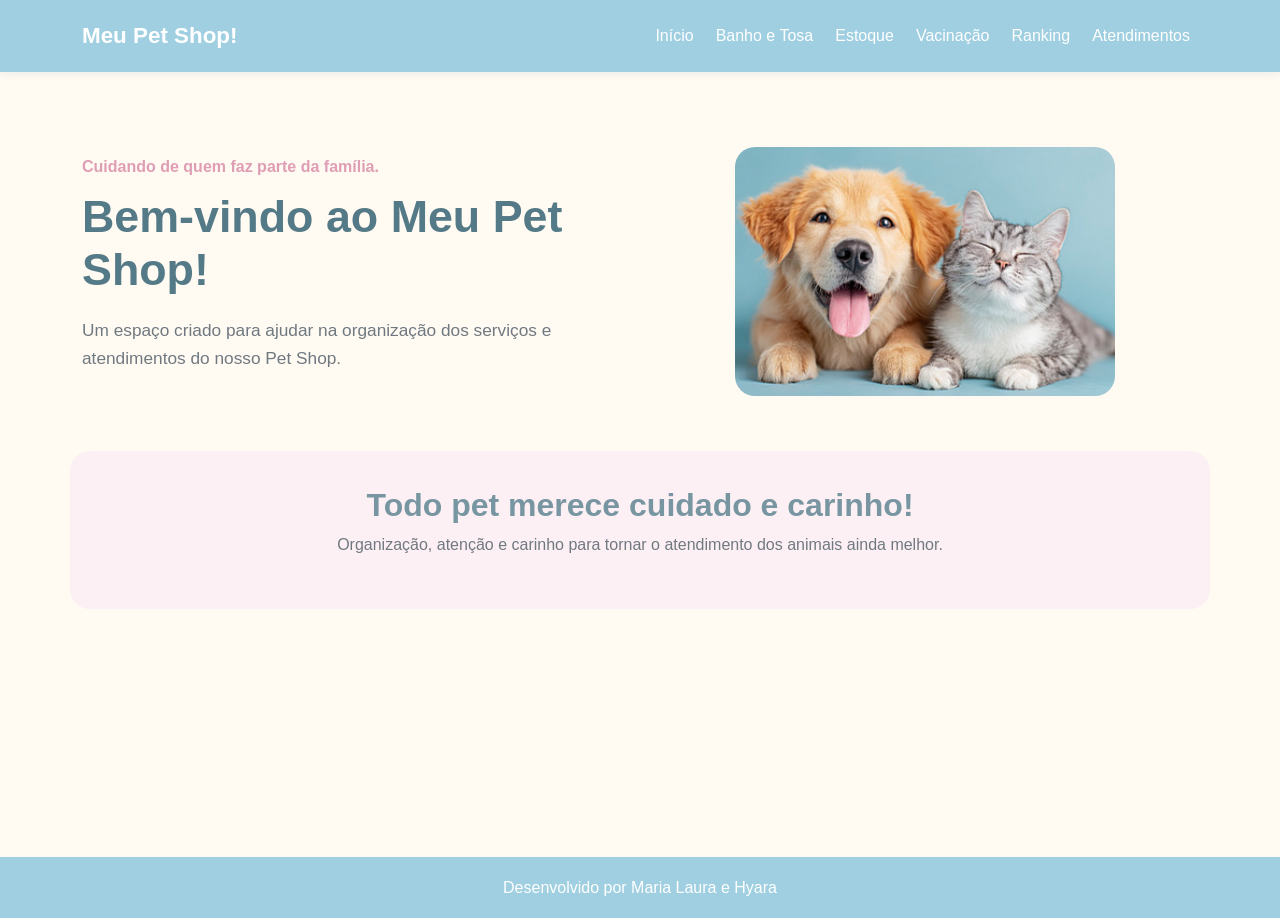
<file: index.html>
<!DOCTYPE html>
<html lang="pt-br">

<head>
    <meta charset="UTF-8">
    <meta name="viewport" content="width=device-width, initial-scale=1.0">
    <title>Meu Pet Shop</title>
    <link href="https://cdn.jsdelivr.net/npm/bootstrap@5.3.8/dist/css/bootstrap.min.css" rel="stylesheet">
    <link rel="stylesheet" href="css/style.css">
</head>

<body>

    <nav class="navbar navbar-expand-lg navbar-dark">

        <div class="container">

            <a class="navbar-brand" href="index.html">
                Meu Pet Shop!
            </a>

            <button class="navbar-toggler" type="button" data-bs-toggle="collapse" data-bs-target="#menu">

                <span class="navbar-toggler-icon"></span>

            </button>

            <div class="collapse navbar-collapse" id="menu">

                <ul class="navbar-nav ms-auto">

                    <li class="nav-item">
                        <a class="nav-link" href="index.html">Início</a>
                    </li>

                    <li class="nav-item">
                        <a class="nav-link" href="banhoetosa.html">Banho e Tosa</a>
                    </li>

                    <li class="nav-item">
                        <a class="nav-link" href="estoque.html">Estoque</a>
                    </li>

                    <li class="nav-item">
                        <a class="nav-link" href="vacinacao.html">Vacinação</a>
                    </li>

                    <li class="nav-item">
                        <a class="nav-link" href="ranking.html">Ranking</a>
                    </li>

                    <li class="nav-item">
                        <a class="nav-link" href="atendimentos.html">Atendimentos</a>
                    </li>

                </ul>

            </div>

        </div>

    </nav>

    <main>

        <section class="boas-vindas container">

            <div class="row align-items-center g-4">

                <div class="col-md-6 text-center text-md-start">

                    <p class="subtitulo">
                        Cuidando de quem faz parte da família.
                    </p>

                    <h1>
                        Bem-vindo ao Meu Pet Shop!
                    </h1>

                    <p class="descricao">
                        Um espaço criado para ajudar na organização
                        dos serviços e atendimentos do nosso Pet Shop.
                    </p>

                </div>


                <div class="col-md-6 text-center">

                    <img src="img/imagemfofa.png" alt="" class="imagem-pets">

                </div>

            </div>

        </section>

        <section class="mensagem container text-center">

            <h2>
                Todo pet merece cuidado e carinho!
            </h2>

            <p>
                Organização, atenção e carinho para tornar
                o atendimento dos animais ainda melhor.
            </p>

        </section>

    </main>

    <footer>

        <p>Desenvolvido por Maria Laura e Hyara</p>

    </footer>

    <script src="https://cdn.jsdelivr.net/npm/bootstrap@5.3.8/dist/js/bootstrap.bundle.min.js"></script>

</body>

</html>
</file>
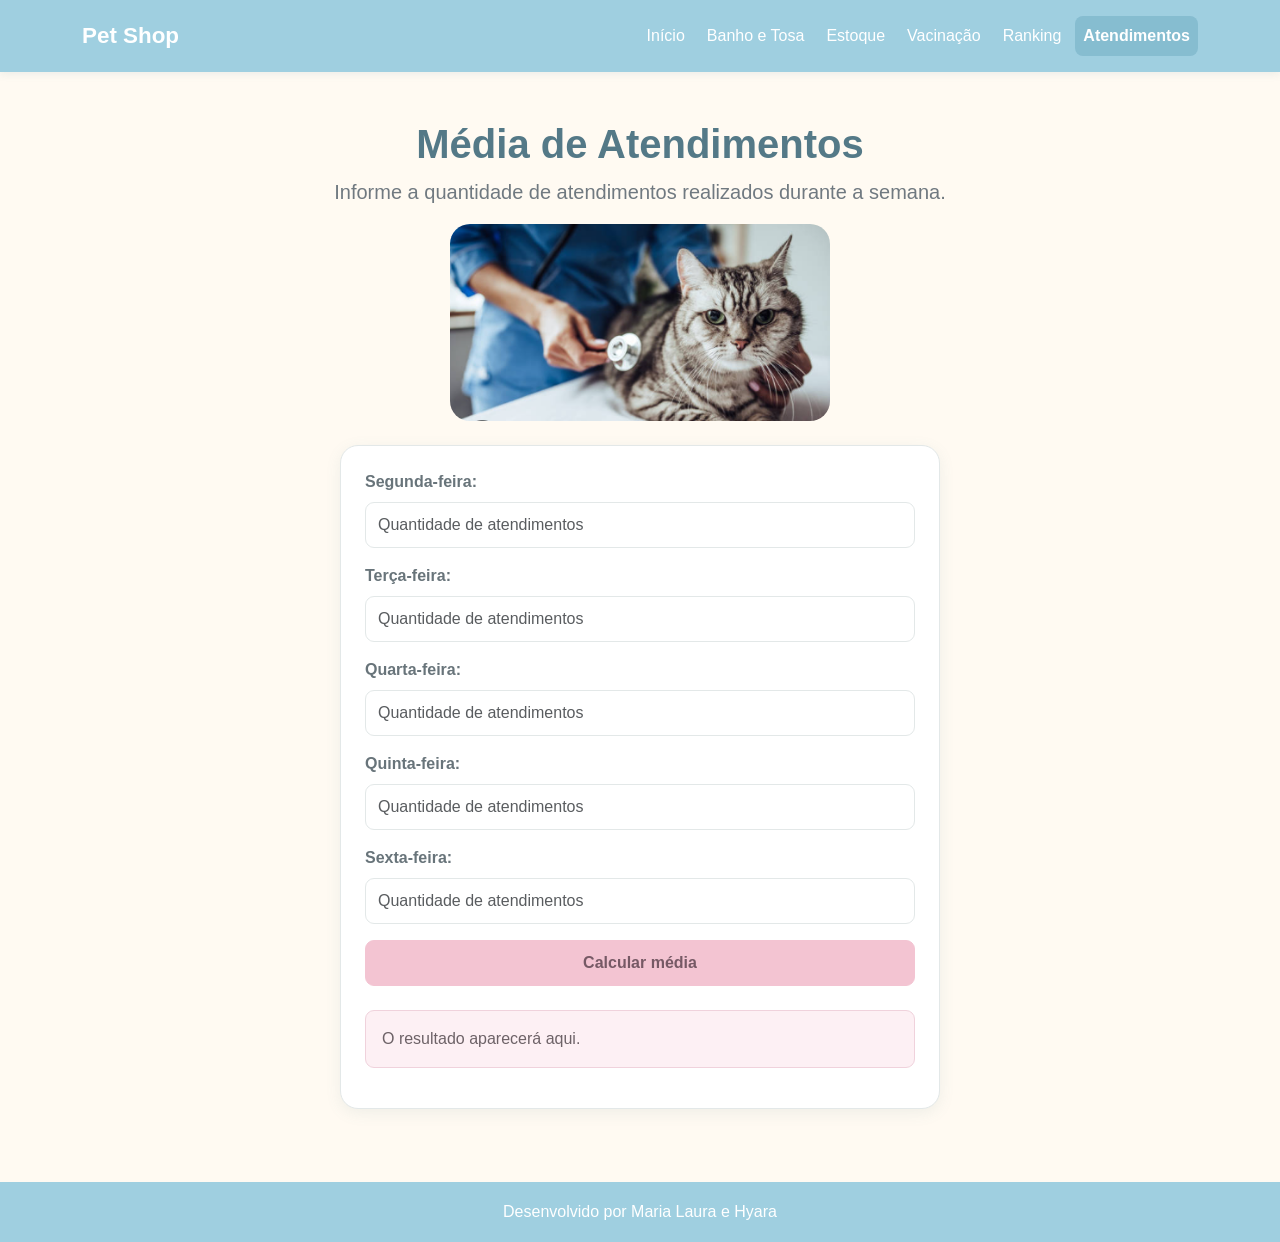
<file: atendimentos.html>
<!DOCTYPE html>
<html lang="pt-br">

<head>
    <meta charset="UTF-8">
    <meta name="viewport" content="width=device-width, initial-scale=1.0">
    <title>Média de Atendimentos - Pet Shop</title>
    <link href="https://cdn.jsdelivr.net/npm/bootstrap@5.3.8/dist/css/bootstrap.min.css" 
    rel="stylesheet">
    <link rel="stylesheet" href="css/style.css">
</head>
<body>

    <nav class="navbar navbar-expand-lg navbar-dark">
        <div class="container">

            <a class="navbar-brand" href="index.html">
                Pet Shop
            </a>

            <button class="navbar-toggler" type="button"
                data-bs-toggle="collapse" data-bs-target="#menu">

                <span class="navbar-toggler-icon"></span>

            </button>

            <div class="collapse navbar-collapse" id="menu">

                <ul class="navbar-nav ms-auto">

                    <li class="nav-item">
                        <a class="nav-link" href="index.html">Início</a>
                    </li>

                    <li class="nav-item">
                        <a class="nav-link" href="banhoetosa.html">
                            Banho e Tosa
                        </a>
                    </li>

                    <li class="nav-item">
                        <a class="nav-link" href="estoque.html">
                            Estoque
                        </a>
                    </li>

                    <li class="nav-item">
                        <a class="nav-link" href="vacinacao.html">
                            Vacinação
                        </a>
                    </li>

                    <li class="nav-item">
                        <a class="nav-link" href="ranking.html">
                            Ranking
                        </a>
                    </li>

                    <li class="nav-item">
                        <a class="nav-link active" href="atendimentos.html">
                            Atendimentos
                        </a>
                    </li>

                </ul>

            </div>
        </div>
    </nav>

    <main class="container py-5">

        <div class="text-center">

            <h1>Média de Atendimentos</h1>

            <p class="lead">
                Informe a quantidade de atendimentos realizados durante a semana.
            </p>

            <img src="img/sendoatendido.png" alt="" class="imagem-pets">

        </div>


        <div class="card p-4 mx-auto mt-4" style="max-width: 600px;">

            <div class="mb-3">

                <label for="segunda" class="form-label">
                    Segunda-feira:
                </label>

                <input type="number" id="segunda" class="form-control"
                    placeholder="Quantidade de atendimentos">

            </div>

            <div class="mb-3">

                <label for="terca" class="form-label">
                    Terça-feira:
                </label>

                <input type="number" id="terca" class="form-control"
                    placeholder="Quantidade de atendimentos">

            </div>

            <div class="mb-3">

                <label for="quarta" class="form-label">
                    Quarta-feira:
                </label>

                <input type="number" id="quarta" class="form-control"
                    placeholder="Quantidade de atendimentos">

            </div>

            <div class="mb-3">

                <label for="quinta" class="form-label">
                    Quinta-feira:
                </label>

                <input type="number" id="quinta" class="form-control"
                    placeholder="Quantidade de atendimentos">

            </div>

            <div class="mb-3">

                <label for="sexta" class="form-label">
                    Sexta-feira:
                </label>

                <input type="number" id="sexta" class="form-control"
                    placeholder="Quantidade de atendimentos">

            </div>

            <button onclick="calcularMedia()" class="btn btn-primary">
                Calcular média
            </button>

            <div id="resultadoMedia" class="alert alert-info mt-4">
                O resultado aparecerá aqui.
            </div>

        </div>

    </main>

    <footer>Desenvolvido por Maria Laura e Hyara</footer>

    <script src="script.js"></script>

    <script src="https://cdn.jsdelivr.net/npm/bootstrap@5.3.8/dist/js/bootstrap.bundle.min.js"></script>

</body>
</html>
</file>
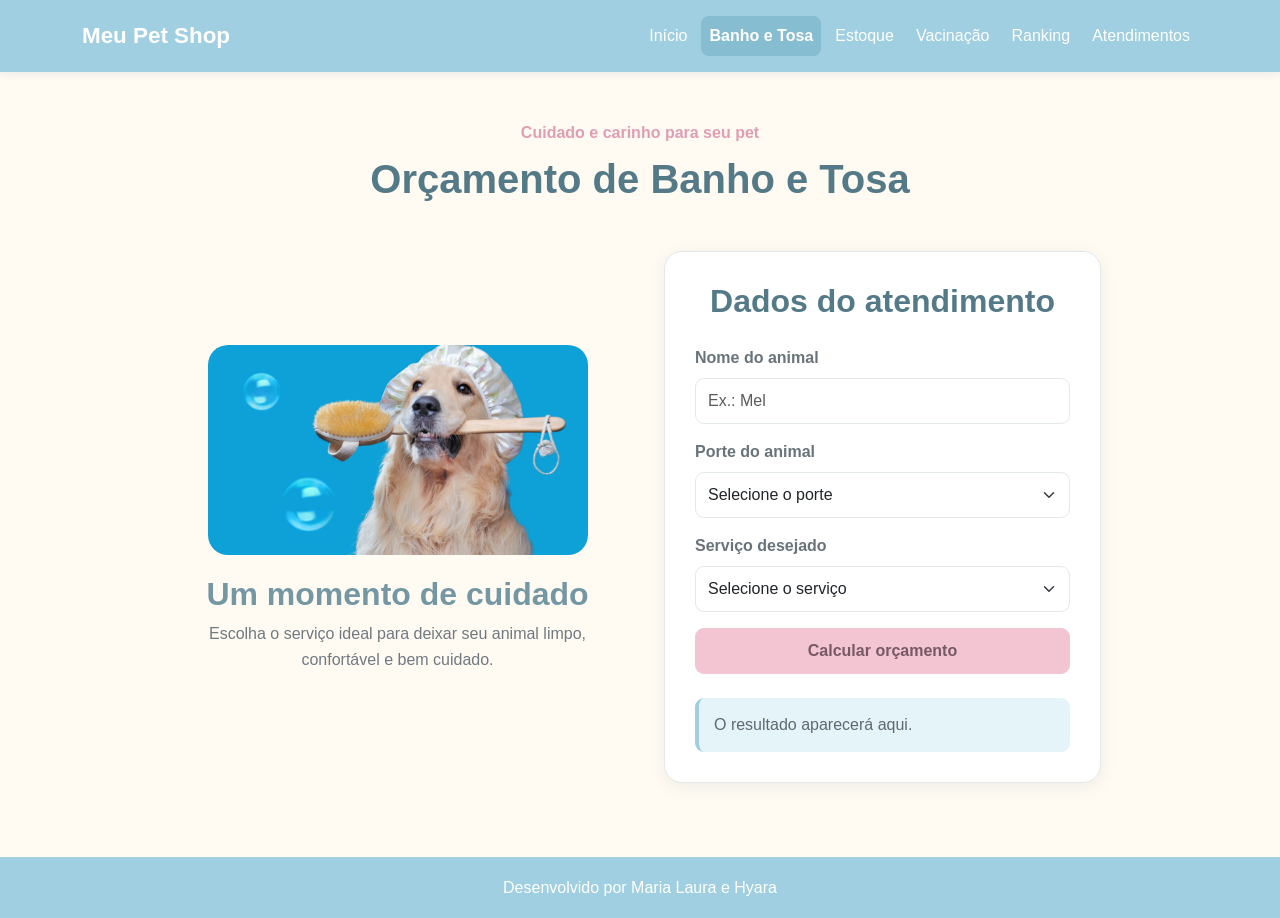
<file: banhoetosa.html>
<!DOCTYPE html>
<html lang="pt-br">

<head>
    <meta charset="UTF-8">
    <meta name="viewport" content="width=device-width, initial-scale=1.0">
    <title>Meu Pet Shop</title>
    <link href="https://cdn.jsdelivr.net/npm/bootstrap@5.3.8/dist/css/bootstrap.min.css" rel="stylesheet">
    <link rel="stylesheet" href="css/style.css">
</head>

<body>

    <nav class="navbar navbar-expand-lg navbar-dark">

        <div class="container">

            <a class="navbar-brand" href="index.html">
                Meu Pet Shop
            </a>

            <button class="navbar-toggler" type="button" data-bs-toggle="collapse" data-bs-target="#menu">

                <span class="navbar-toggler-icon"></span>

            </button>

            <div class="collapse navbar-collapse" id="menu">

                <ul class="navbar-nav ms-auto">

                    <li class="nav-item">
                        <a class="nav-link" href="index.html">Início</a>
                    </li>

                    <li class="nav-item">
                        <a class="nav-link active" href="banhoetosa.html">
                            Banho e Tosa
                        </a>
                    </li>

                    <li class="nav-item">
                        <a class="nav-link" href="estoque.html">Estoque</a>
                    </li>

                    <li class="nav-item">
                        <a class="nav-link" href="vacinacao.html">Vacinação</a>
                    </li>

                    <li class="nav-item">
                        <a class="nav-link" href="ranking.html">Ranking</a>
                    </li>

                    <li class="nav-item">
                        <a class="nav-link" href="atendimentos.html">
                            Atendimentos
                        </a>
                    </li>

                </ul>

            </div>

        </div>

    </nav>

    <main class="container py-5">

        <div class="text-center mb-5">

            <p class="subtitulo">Cuidado e carinho para seu pet</p>

            <h1>Orçamento de Banho e Tosa</h1>

        </div>


        <div class="row align-items-center justify-content-center g-5">

            <div class="col-md-5 text-center">

                <img src="img/imagemdebanho.png" alt="" class="imagem-pets">

                <h2 class="titulo-informacao">
                    Um momento de cuidado
                </h2>

                <p class="texto-informacao">
                    Escolha o serviço ideal para deixar seu
                    animal limpo, confortável e bem cuidado.
                </p>

            </div>

            <div class="col-md-6 col-lg-5">

                <div class="formulario-pet">

                    <h2>Dados do atendimento</h2>

                    <div class="mb-3">

                        <label for="nome" class="form-label">
                            Nome do animal
                        </label>

                        <input type="text" id="nome" class="form-control" placeholder="Ex.: Mel">

                    </div>


                    <div class="mb-3">

                        <label for="porte" class="form-label">
                            Porte do animal
                        </label>

                        <select id="porte" class="form-select">

                            <option value="">
                                Selecione o porte
                            </option>

                            <option value="pequeno">Pequeno</option>

                            <option value="medio">Médio</option>

                            <option value="grande">Grande</option>

                        </select>

                    </div>


                    <div class="mb-3">

                        <label for="servico" class="form-label">
                            Serviço desejado
                        </label>

                        <select id="servico" class="form-select">

                            <option value="">
                                Selecione o serviço
                            </option>

                            <option value="banho">Banho</option>

                            <option value="tosa">Tosa</option>

                            <option value="completo">
                                Banho + Tosa
                            </option>

                        </select>

                    </div>


                    <button onclick="calcularBanhoTosa()" class="btn btn-primary w-100">

                        Calcular orçamento

                    </button>

                    <div id="resultado" class="resultado-pet mt-4">

                        O resultado aparecerá aqui.

                    </div>

                </div>

            </div>

        </div>

    </main>

    <footer>

        <p>Desenvolvido por Maria Laura e Hyara</p>

    </footer>

    <script src="script.js"></script>

    <script src="https://cdn.jsdelivr.net/npm/bootstrap@5.3.8/dist/js/bootstrap.bundle.min.js"></script>

</body>

</html>
</file>
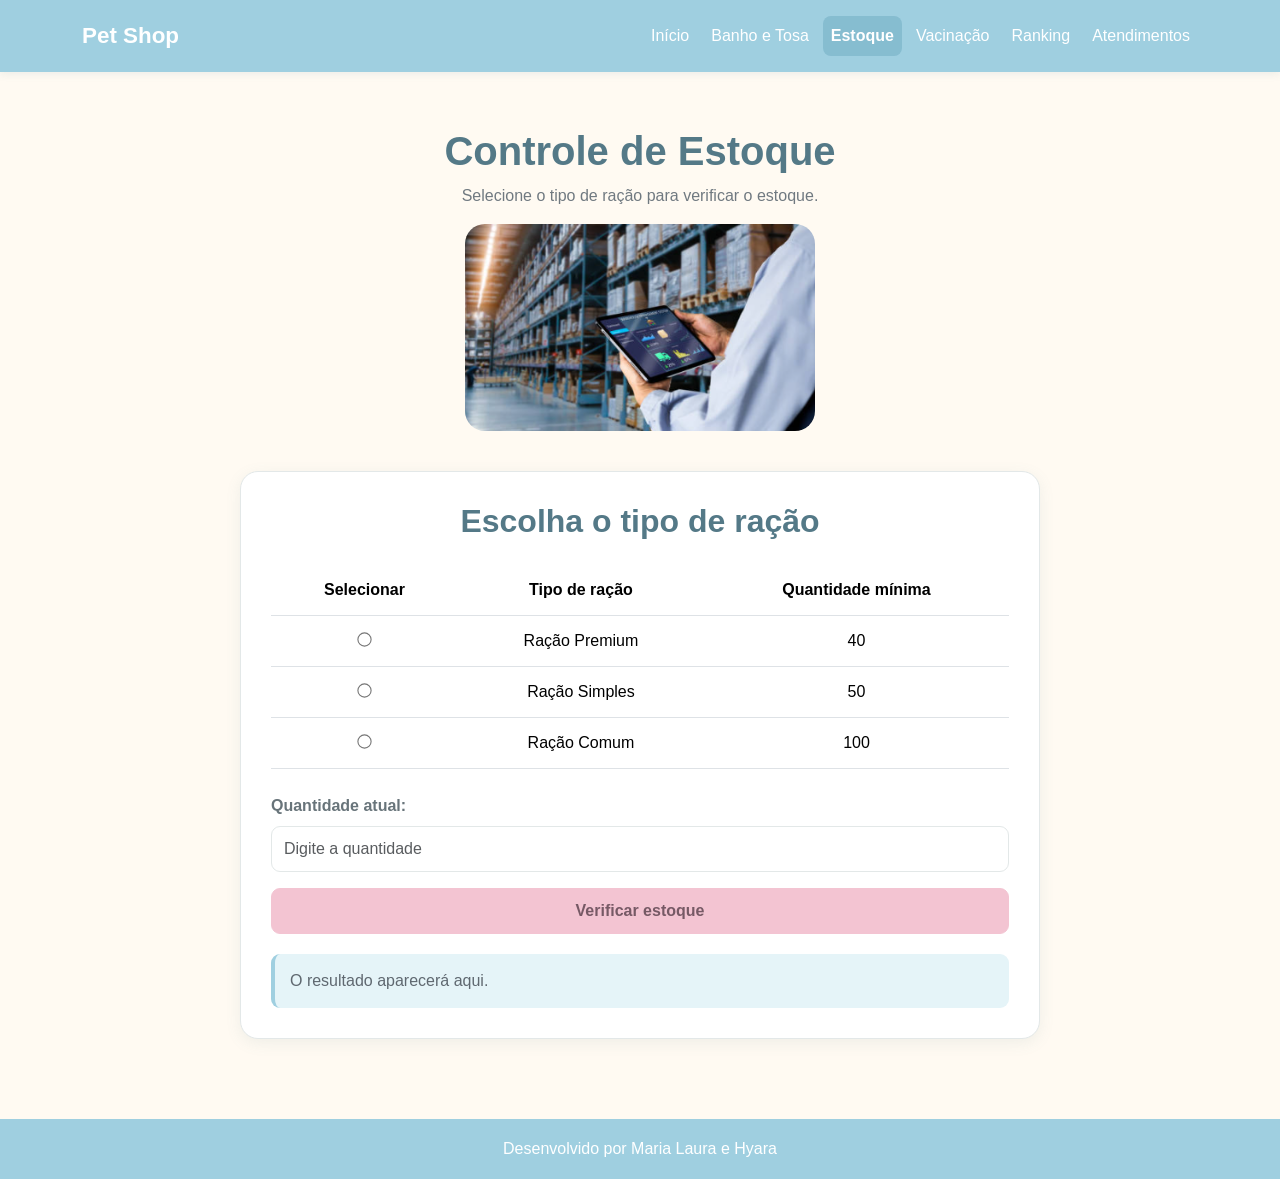
<file: estoque.html>
<!DOCTYPE html>
<html lang="pt-br">

<head>
    <meta charset="UTF-8">
    <meta name="viewport" content="width=device-width, initial-scale=1.0">
    <title>Controle de Estoque - Pet Shop</title>
    <link href="https://cdn.jsdelivr.net/npm/bootstrap@5.3.8/dist/css/bootstrap.min.css" rel="stylesheet">
    <link rel="stylesheet" href="css/style.css">
</head>
<body>

    <nav class="navbar navbar-expand-lg navbar-dark">
        <div class="container">

            <a class="navbar-brand" href="index.html">
                Pet Shop
            </a>

            <button class="navbar-toggler" type="button" data-bs-toggle="collapse" data-bs-target="#menu">

                <span class="navbar-toggler-icon"></span>

            </button>

            <div class="collapse navbar-collapse" id="menu">

                <ul class="navbar-nav ms-auto">

                    <li class="nav-item">
                        <a class="nav-link" href="index.html">Início</a>
                    </li>

                    <li class="nav-item">
                        <a class="nav-link" href="banhoetosa.html">
                            Banho e Tosa
                        </a>
                    </li>

                    <li class="nav-item">
                        <a class="nav-link active" href="estoque.html">
                            Estoque
                        </a>
                    </li>

                    <li class="nav-item">
                        <a class="nav-link" href="vacinacao.html">
                            Vacinação
                        </a>
                    </li>

                    <li class="nav-item">
                        <a class="nav-link" href="ranking.html">
                            Ranking
                        </a>
                    </li>

                    <li class="nav-item">
                        <a class="nav-link" href="atendimentos.html">
                            Atendimentos
                        </a>
                    </li>

                </ul>

            </div>
        </div>
    </nav>

    <main class="estoque-minimalista container">

        <div class="estoque-titulo text-center">

            <h1>Controle de Estoque</h1>

            <p>
                Selecione o tipo de ração para verificar o estoque.
            </p>

            <img src="img/imagemdoestoque.png" alt="" class="imagem-estoque">

        </div>

        <div class="estoque-conteudo">

            <h2>Escolha o tipo de ração</h2>

            <div class="table-responsive">

                <table class="table tabela-racao">

                    <thead>

                        <tr>
                            <th>Selecionar</th>
                            <th>Tipo de ração</th>
                            <th>Quantidade mínima</th>
                        </tr>

                    </thead>
                    <tbody>

                        <tr>
                            <td>
                                <input type="radio" name="produto" value="Ração Premium">
                            </td>

                            <td>Ração Premium</td>

                            <td>40</td>
                        </tr>

                        <tr>
                            <td>
                                <input type="radio" name="produto" value="Ração Simples">
                            </td>

                            <td>Ração Simples</td>

                            <td>50</td>
                        </tr>

                        <tr>
                            <td>
                                <input type="radio" name="produto" value="Ração Comum">
                            </td>

                            <td>Ração Comum</td>

                            <td>100</td>
                        </tr>

                    </tbody>

                </table>

            </div>

            <div class="mb-3">

                <label for="quantidade" class="form-label">
                    Quantidade atual:
                </label>

                <input type="number" id="quantidade" class="form-control" placeholder="Digite a quantidade">

            </div>

            <button onclick="verificarEstoque()" class="btn btn-primary w-100">

                Verificar estoque

            </button>

            <div id="resultadoEstoque" class="resultado-estoque">

                O resultado aparecerá aqui.

            </div>

        </div>

    </main>

    <footer>Desenvolvido por Maria Laura e Hyara</footer>

    <script src="script.js"></script>

    <script src="https://cdn.jsdelivr.net/npm/bootstrap@5.3.8/dist/js/bootstrap.bundle.min.js"></script>

</body>
</html>
</file>
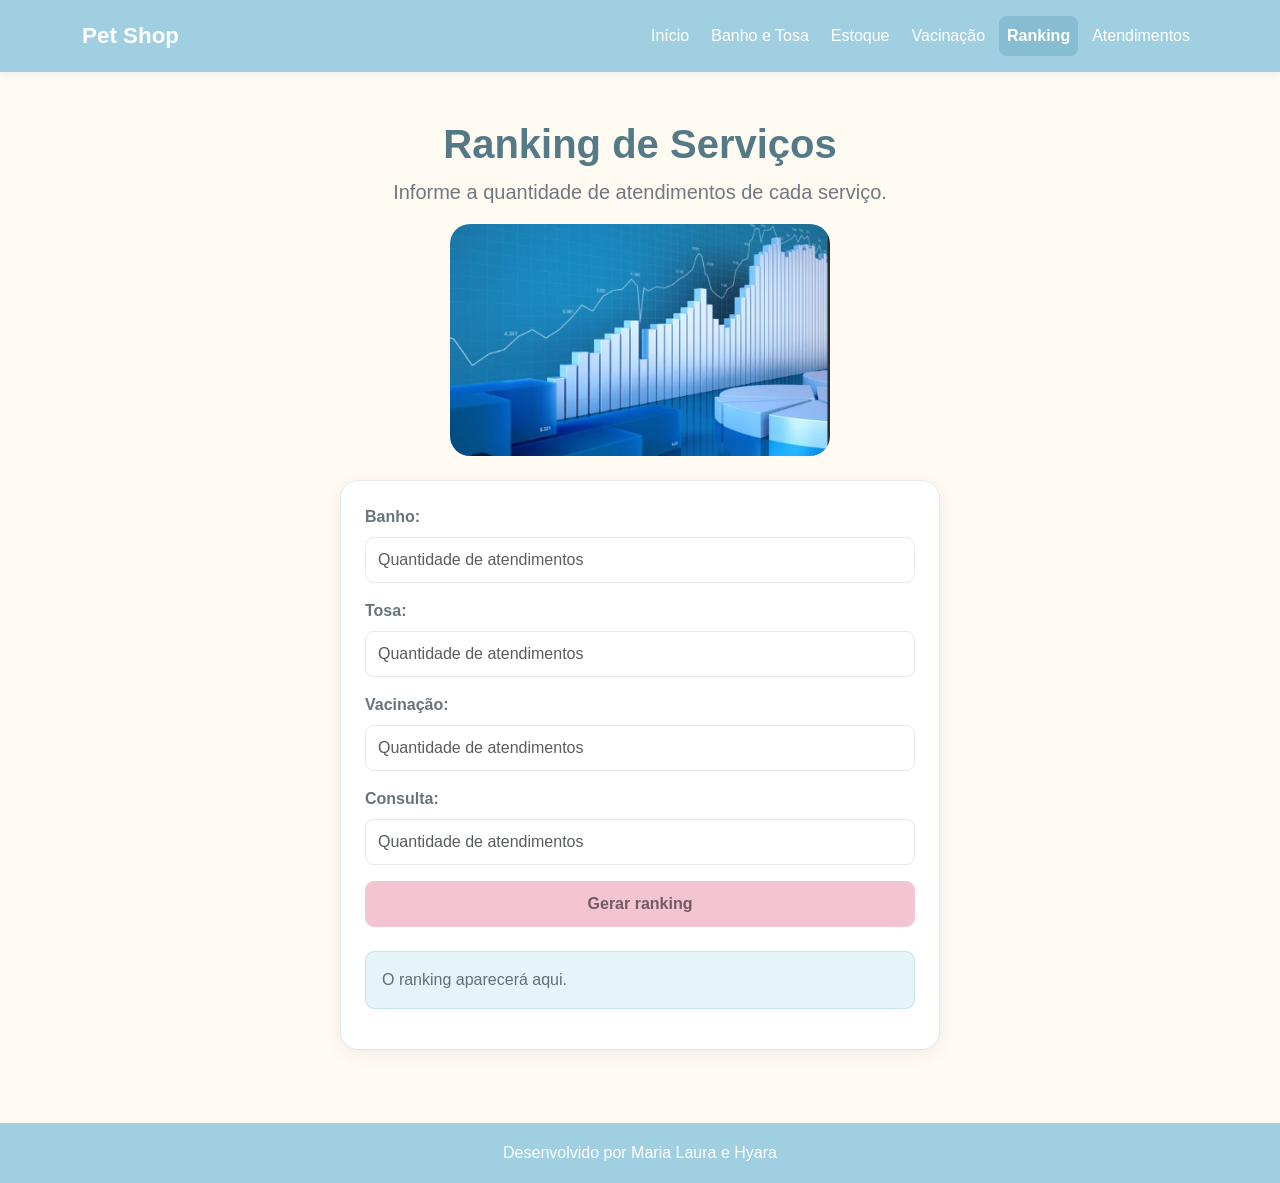
<file: ranking.html>
<!DOCTYPE html>
<html lang="pt-br">

<head>
    <meta charset="UTF-8">
    <meta name="viewport" content="width=device-width, initial-scale=1.0">
    <title>Ranking de Serviços - Pet Shop</title>
    <link href="https://cdn.jsdelivr.net/npm/bootstrap@5.3.8/dist/css/bootstrap.min.css" rel="stylesheet">
    <link rel="stylesheet" href="css/style.css">
</head>

<body>

    <nav class="navbar navbar-expand-lg navbar-dark">
    <div class="container">

        <a class="navbar-brand" href="index.html">
            Pet Shop
        </a>

        <button class="navbar-toggler" type="button" data-bs-toggle="collapse" data-bs-target="#menu">

            <span class="navbar-toggler-icon"></span>

        </button>

        <div class="collapse navbar-collapse" id="menu">

            <ul class="navbar-nav ms-auto">

                <li class="nav-item">
                    <a class="nav-link" href="index.html">Início</a>
                </li>

                <li class="nav-item">
                    <a class="nav-link" href="banhoetosa.html">
                        Banho e Tosa
                    </a>
                </li>

                <li class="nav-item">
                    <a class="nav-link" href="estoque.html">
                        Estoque
                    </a>
                </li>

                <li class="nav-item">
                    <a class="nav-link" href="vacinacao.html">
                        Vacinação
                    </a>
                </li>

                <li class="nav-item">
                    <a class="nav-link active" href="ranking.html">
                        Ranking
                    </a>
                </li>

                <li class="nav-item">
                    <a class="nav-link" href="atendimentos.html">
                        Atendimentos
                    </a>
                </li>

            </ul>

        </div>
    </div>
    </nav>

    <main class="container py-5">

        <div class="text-center">

            <h1>Ranking de Serviços</h1>

            <p class="lead">
                Informe a quantidade de atendimentos de cada serviço.
            </p>

            <img src="img/estatistica.png" alt="" class="imagem-pets">

        </div>


        <div class="card p-4 mx-auto mt-4" style="max-width: 600px;">

            <div class="mb-3">

                <label for="banho" class="form-label">
                    Banho:
                </label>

                <input type="number" id="banho" class="form-control" placeholder="Quantidade de atendimentos">

            </div>

            <div class="mb-3">

                <label for="tosa" class="form-label">
                    Tosa:
                </label>

                <input type="number" id="tosa" class="form-control" placeholder="Quantidade de atendimentos">

            </div>

            <div class="mb-3">

                <label for="vacina" class="form-label">
                    Vacinação:
                </label>

                <input type="number" id="vacina" class="form-control" placeholder="Quantidade de atendimentos">

            </div>

            <div class="mb-3">

                <label for="consulta" class="form-label">
                    Consulta:
                </label>

                <input type="number" id="consulta" class="form-control" placeholder="Quantidade de atendimentos">

            </div>

            <button onclick="calcularRanking()" class="btn btn-primary">
                Gerar ranking
            </button>

            <div id="resultadoRanking" class="alert alert-info mt-4">
                O ranking aparecerá aqui.
            </div>

        </div>

    </main>

    <footer>Desenvolvido por Maria Laura e Hyara</footer>

    <script src="script.js"></script>

    <script src="https://cdn.jsdelivr.net/npm/bootstrap@5.3.8/dist/js/bootstrap.bundle.min.js"></script>

</body>

</html>
</file>
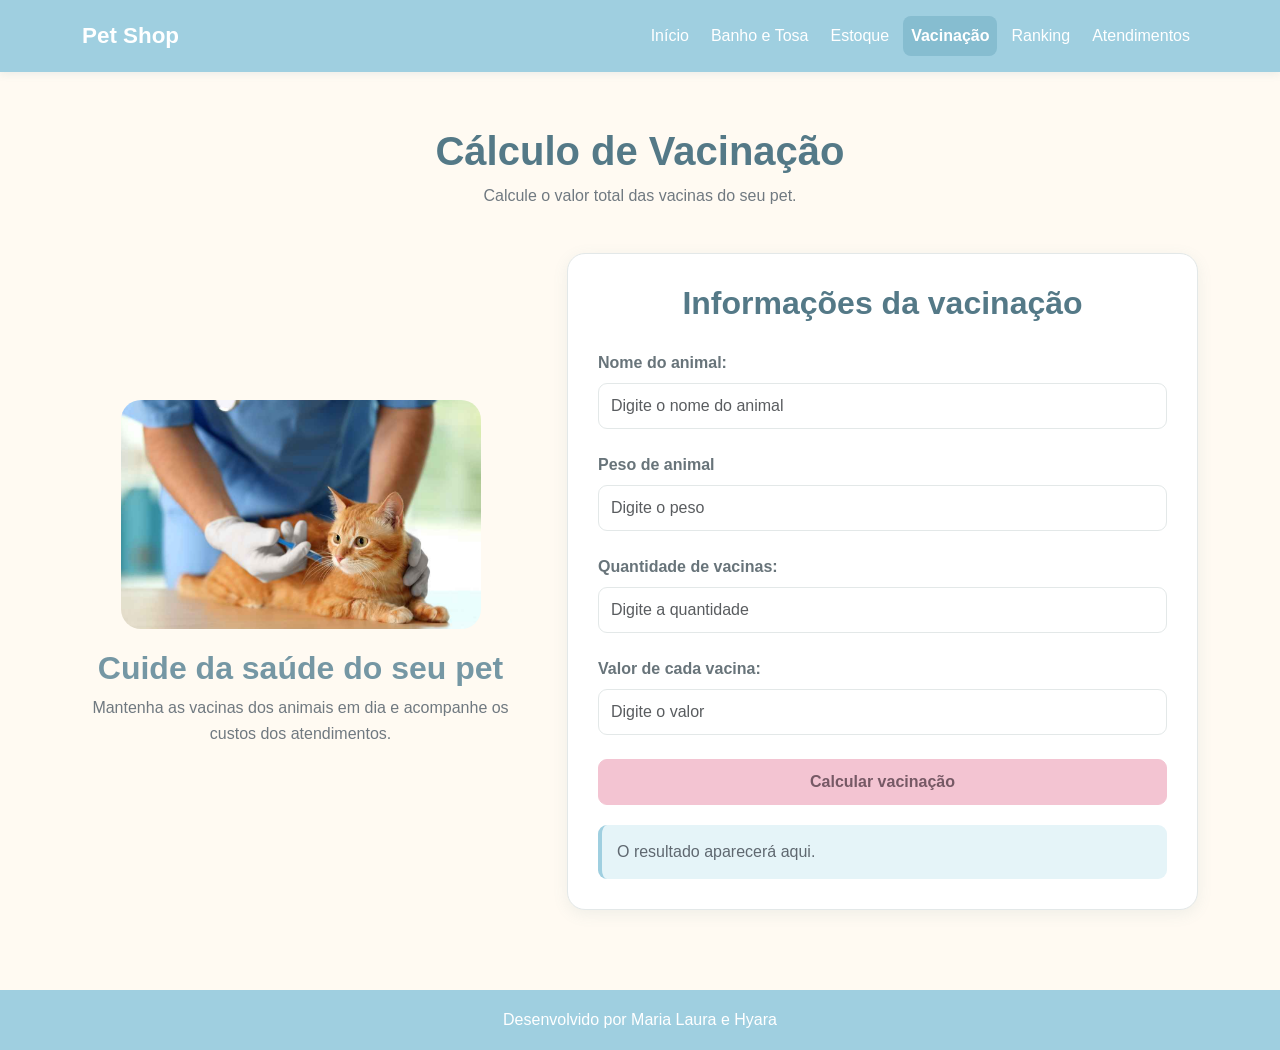
<file: vacinacao.html>
<!DOCTYPE html>
<html lang="pt-br">

<head>
    <meta charset="UTF-8">
    <meta name="viewport" content="width=device-width, initial-scale=1.0">
    <title>Vacinação - Pet Shop</title>
    <link href="https://cdn.jsdelivr.net/npm/bootstrap@5.3.8/dist/css/bootstrap.min.css" rel="stylesheet">
    <link rel="stylesheet" href="css/style.css">
</head>

<body>

    <nav class="navbar navbar-expand-lg navbar-dark">
        <div class="container">

            <a class="navbar-brand" href="index.html">
                Pet Shop
            </a>

            <button class="navbar-toggler" type="button" data-bs-toggle="collapse" data-bs-target="#menu">

                <span class="navbar-toggler-icon"></span>

            </button>

            <div class="collapse navbar-collapse" id="menu">

                <ul class="navbar-nav ms-auto">

                    <li class="nav-item">
                        <a class="nav-link" href="index.html">Início</a>
                    </li>

                    <li class="nav-item">
                        <a class="nav-link" href="banhoetosa.html">
                            Banho e Tosa
                        </a>
                    </li>

                    <li class="nav-item">
                        <a class="nav-link" href="estoque.html">
                            Estoque
                        </a>
                    </li>

                    <li class="nav-item">
                        <a class="nav-link active" href="vacinacao.html">
                            Vacinação
                        </a>
                    </li>

                    <li class="nav-item">
                        <a class="nav-link" href="ranking.html">
                            Ranking
                        </a>
                    </li>

                    <li class="nav-item">
                        <a class="nav-link" href="atendimentos.html">
                            Atendimentos
                        </a>
                    </li>

                </ul>

            </div>
        </div>
    </nav>

    <main class="vacinacao-pagina container">

        <div class="vacinacao-titulo text-center">

            <h1>Cálculo de Vacinação</h1>

            <p>
                Calcule o valor total das vacinas do seu pet.
            </p>

        </div>

        <div class="row align-items-center g-5">

            <div class="col-md-5 text-center">

                <img src="img/imagemdavacina.png" alt="Imagem de vacinação" class="imagem-vacinacao">

                <h2>Cuide da saúde do seu pet</h2>

                <p>
                    Mantenha as vacinas dos animais em dia
                    e acompanhe os custos dos atendimentos.
                </p>

            </div>

            <div class="col-md-7">

                <div class="vacinacao-formulario">

                    <h2>Informações da vacinação</h2>

                    <div class="mb-4">

                        <label for="nomeVacina" class="form-label">
                            Nome do animal:
                        </label>

                        <input type="text" id="nomeVacina" class="form-control" placeholder="Digite o nome do animal">

                    </div>

                    <div class="mb-4">

                        <label for="pesoAnimal" class="form-label">
                            Peso de animal
                        </label>

                        <input type="number" id="pesoAnimal" class="form-control" placeholder="Digite o peso">
                    </div>

                    <div class="mb-4">

                        <label for="quantidadeVacinas" class="form-label">
                            Quantidade de vacinas:
                        </label>

                        <input type="number" id="quantidadeVacinas" class="form-control"
                            placeholder="Digite a quantidade">

                    </div>

                    <div class="mb-4">

                        <label for="valorVacina" class="form-label">
                            Valor de cada vacina:
                        </label>

                        <input type="number" id="valorVacina" class="form-control" placeholder="Digite o valor">

                    </div>

                    <button onclick="calcularVacinacao()" class="btn btn-primary w-100">

                        Calcular vacinação

                    </button>

                    <div id="resultadoVacinacao" class="resultado-vacinacao">

                        O resultado aparecerá aqui.

                    </div>

                </div>

            </div>

        </div>

    </main>

    <footer>Desenvolvido por Maria Laura e Hyara</footer>

    <script src="script.js"></script>

    <script src="https://cdn.jsdelivr.net/npm/bootstrap@5.3.8/dist/js/bootstrap.bundle.min.js"></script>

</body>

</html>
</file>
<file: css/style.css>
:root {
    --azul: #9fcfe0;
    --azul-claro: #e5f4f8;
    --azul-hover: #86bdd0;

    --rosa: #f3c4d2;
    --rosa-claro: #fdf0f4;

    --creme: #fffaf2;
    --branco: #ffffff;

    --texto: #5f6870;
    --titulo: #547987;

    --borda: #e3e8e8;
}

* {
    box-sizing: border-box;
}

body {
    margin: 0;
    font-family: Arial, Helvetica, sans-serif;
    background-color: var(--creme);
    color: var(--texto);
}

main {
    min-height: calc(100vh - 140px);
}

h1 {
    color: var(--titulo);
    font-weight: 700;
}

h2 {
    color: var(--titulo);
    font-weight: 600;
}

p {
    line-height: 1.6;
}

.navbar {
    background-color: var(--azul);
    padding: 14px 0;
    box-shadow: 0 2px 8px rgba(100, 150, 165, 0.12);
}

.navbar-brand {
    color: white;
    font-size: 1.4rem;
    font-weight: bold;
}

.navbar .nav-link {
    color: white;
    margin-left: 6px;
    padding: 8px 12px;
    border-radius: 8px;
    transition: 0.3s;
}

.navbar .nav-link:hover {
    background-color: var(--azul-hover);
}

.navbar .nav-link.active {
    background-color: var(--azul-hover);
    font-weight: bold;
}

.btn-primary {
    background-color: var(--rosa);
    border-color: var(--rosa);
    color: #765965;
    border-radius: 9px;
    font-weight: 600;
    padding: 10px;
    transition: 0.3s;
}

.btn-primary:hover {
    background-color: #eeb2c4;
    border-color: #eeb2c4;
}

.form-label {
    color: #68747a;
    font-weight: 600;
}

.form-control,
.form-select {
    border: 1px solid var(--borda);
    border-radius: 9px;
    padding: 10px 12px;
    background-color: var(--branco);
}

.form-control:focus,
.form-select:focus {
    border-color: var(--azul);
    box-shadow: 0 0 0 0.2rem rgba(159, 207, 224, 0.25);
}

.imagem-pets {
    width: 100%;
    max-width: 380px;
    height: auto;
    border-radius: 20px;
}

.imagem-vacinacao {
    width: 100%;
    max-width: 360px;
    height: auto;
    border-radius: 20px;
}

.imagem-estoque {
    width: 100%;
    max-width: 350px;
    height: auto;
    border-radius: 20px;
}

.boas-vindas {
    padding-top: 75px;
    padding-bottom: 55px;
}

.subtitulo {
    color: #df9eb4;
    font-weight: bold;
    margin-bottom: 10px;
}

.boas-vindas h1 {
    color: var(--titulo);
    font-size: 2.8rem;
    margin-bottom: 20px;
}

.descricao {
    color: #707980;
    font-size: 1.08rem;
    max-width: 500px;
}

.mensagem {
    background-color: var(--rosa-claro);
    border-radius: 20px;
    padding: 35px 20px;
    margin-bottom: 40px;
}

.mensagem h2 {
    color: #7896a2;
}

.mensagem p {
    color: #707980;
}

main.container.py-5 {
    padding-top: 55px;
    padding-bottom: 55px;
}

.formulario-pet {
    background-color: var(--branco);
    border: 1px solid var(--borda);
    padding: 30px;
    border-radius: 18px;
    box-shadow: 0 4px 15px rgba(100, 140, 150, 0.10);
}

.formulario-pet h2 {
    color: var(--titulo);
    text-align: center;
    margin-bottom: 25px;
}

.titulo-informacao {
    color: #7597a4;
    margin-top: 20px;
}

.texto-informacao {
    color: #707980;
}

.resultado-pet {
    background-color: var(--azul-claro);
    border-left: 4px solid var(--azul);
    padding: 15px;
    border-radius: 9px;
}

.vacinacao-pagina {
    padding-top: 55px;
    padding-bottom: 55px;
}

.vacinacao-titulo {
    margin-bottom: 45px;
}

.vacinacao-titulo h1 {
    color: var(--titulo);
}

.vacinacao-titulo p {
    color: #707980;
}

.vacinacao-pagina .col-md-5 h2 {
    color: #7597a4;
    margin-top: 20px;
}

.vacinacao-pagina .col-md-5 p {
    color: #707980;
}

.vacinacao-formulario {
    background-color: var(--branco);
    border: 1px solid var(--borda);
    padding: 30px;
    border-radius: 18px;
    box-shadow: 0 4px 15px rgba(100, 140, 150, 0.10);
}

.vacinacao-formulario h2 {
    color: var(--titulo);
    text-align: center;
    margin-bottom: 28px;
}

.resultado-vacinacao {
    margin-top: 20px;
    padding: 15px;
    background-color: var(--azul-claro);
    border-left: 4px solid var(--azul);
    border-radius: 9px;
}

.estoque-minimalista {
    padding-top: 55px;
    padding-bottom: 55px;
}

.estoque-titulo {
    margin-bottom: 40px;
}

.estoque-titulo h1 {
    color: var(--titulo);
}

.estoque-titulo p {
    color: #707980;
}

.estoque-conteudo {
    background-color: var(--branco);
    max-width: 800px;
    margin: 0 auto;
    padding: 30px;
    border: 1px solid var(--borda);
    border-radius: 18px;
    box-shadow: 0 4px 15px rgba(100, 140, 150, 0.10);
}

.estoque-conteudo h2 {
    text-align: center;
    color: var(--titulo);
    margin-bottom: 25px;
}

.tabela-racao {
    margin-bottom: 25px;
    vertical-align: middle;
}

.tabela-racao thead {
    background-color: var(--azul-claro);
    color: var(--titulo);
}

.tabela-racao th,
.tabela-racao td {
    padding: 13px;
    text-align: center;
}

.tabela-racao tbody tr:hover {
    background-color: var(--rosa-claro);
}

.tabela-racao input[type="radio"] {
    accent-color: #e4aabd;
    transform: scale(1.1);
}

.resultado-estoque {
    margin-top: 20px;
    padding: 15px;
    background-color: var(--azul-claro);
    border-left: 4px solid var(--azul);
    border-radius: 9px;
}

main.container.py-5 h1 {
    color: var(--titulo);
}

main.container.py-5 .lead {
    color: #707980;
}

main.container.py-5 .card {
    background-color: var(--branco);
    border: 1px solid var(--borda);
    border-radius: 18px;
    box-shadow: 0 4px 15px rgba(100, 140, 150, 0.10);
}

#resultadoRanking {
    background-color: var(--azul-claro);
    border: 1px solid #c9e4ed;
    color: #5f7078;
    border-radius: 9px;
}

main.container.py-5 h1 {
    color: var(--titulo);
}

main.container.py-5 .lead {
    color: #707980;
}

main.container.py-5 .card {
    background-color: var(--branco);
    border: 1px solid var(--borda);
    border-radius: 18px;
    box-shadow: 0 4px 15px rgba(100, 140, 150, 0.10);
}

#resultadoMedia {
    background-color: var(--rosa-claro);
    border: 1px solid #f0d2dc;
    color: #6d6267;
    border-radius: 9px;
}

footer {
    background-color: var(--azul);
    color: white;
    text-align: center;
    padding: 18px 10px;
    margin-top: 25px;
}

footer p {
    margin: 0;
}

@media (max-width: 768px) {

    .navbar .nav-link {
        margin-left: 0;
        margin-top: 3px;
    }

    .boas-vindas {
        padding-top: 45px;
        text-align: center;
    }

    .boas-vindas h1 {
        font-size: 2.2rem;
    }

    .descricao {
        margin: 0 auto;
    }

    .formulario-pet,
    .vacinacao-formulario,
    .estoque-conteudo,
    .card {
        padding: 20px;
    }

    .vacinacao-pagina,
    .estoque-minimalista {
        padding-top: 40px;
    }

    .tabela-racao th,
    .tabela-racao td {
        padding: 9px 5px;
        font-size: 0.9rem;
    }

    .imagem-pets,
    .imagem-vacinacao,
    .imagem-estoque {
        max-width: 300px;
    }

}
</file>
